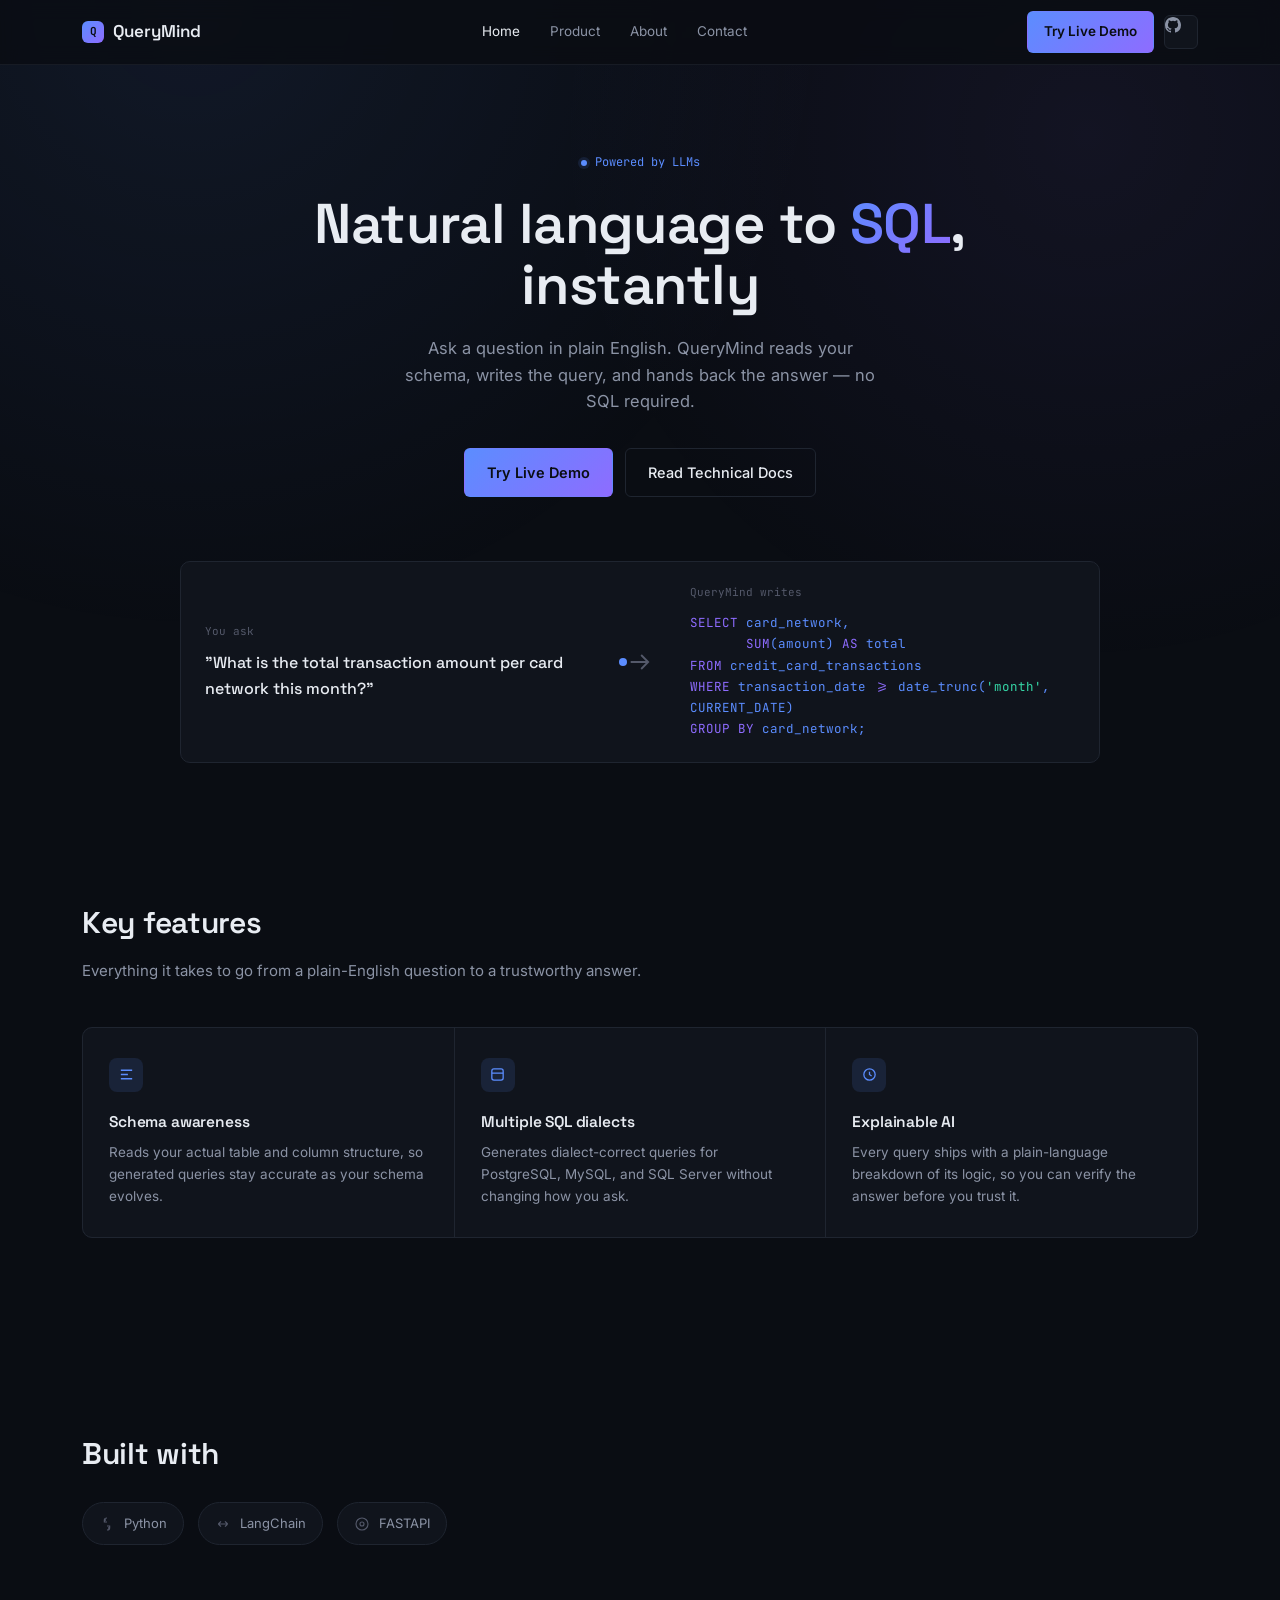
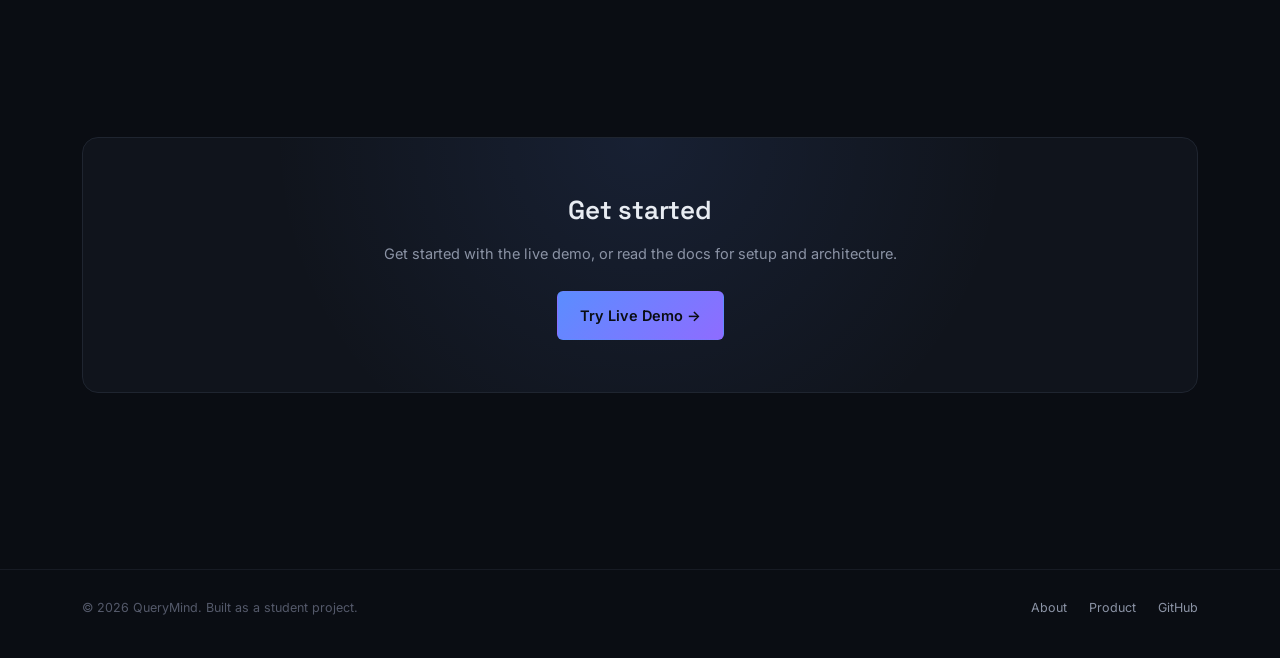
<file: frontend/index.html>
<!DOCTYPE html>
<html lang="en">
<head>
<meta charset="UTF-8">
<meta name="viewport" content="width=device-width, initial-scale=1">
<title>QueryMind — Natural Language to SQL, Instantly</title>
<link rel="stylesheet" href="style.css">
<link rel="stylesheet" href="landing.css">
</head>
<body>

<nav class="nav">
  <div class="wrap">
    <a href="index.html" class="brand"><span class="mark">Q</span>QueryMind</a>
    <div class="nav-links">
      <a href="index.html" class="active">Home</a>
      <a href="studio.html">Product</a>
      <a href="about.html">About</a>
      <a href="#contact">Contact</a>
    </div>
    <div class="nav-actions">
      <a href="studio.html" class="btn btn-primary">Try Live Demo</a>
      <a href="https://github.com/anmollate" class="btn-icon" aria-label="GitHub">
        <svg width="16" height="16" viewBox="0 0 16 16" fill="currentColor"><path d="M8 0C3.58 0 0 3.58 0 8a8 8 0 0 0 5.47 7.59c.4.07.55-.17.55-.38 0-.19-.01-.82-.01-1.49-2.01.37-2.53-.49-2.69-.94-.09-.23-.48-.94-.82-1.13-.28-.15-.68-.52-.01-.53.63-.01 1.08.58 1.23.82.72 1.21 1.87.87 2.33.66.07-.52.28-.87.51-1.07-1.78-.2-3.64-.89-3.64-3.95 0-.87.31-1.59.82-2.15-.08-.2-.36-1.02.08-2.12 0 0 .67-.21 2.2.82a7.5 7.5 0 0 1 4 0c1.53-1.04 2.2-.82 2.2-.82.44 1.1.16 1.92.08 2.12.51.56.82 1.27.82 2.15 0 3.07-1.87 3.75-3.65 3.95.29.25.54.73.54 1.48 0 1.07-.01 1.93-.01 2.2 0 .21.15.46.55.38A8 8 0 0 0 16 8c0-4.42-3.58-8-8-8z"/></svg>
      </a>
    </div>
  </div>
</nav>

<header class="hero">
  <div class="wrap">
    <span class="eyebrow">Powered by LLMs</span>
    <h1>Natural language to <span class="accent">SQL</span>, instantly</h1>
    <p class="sub">Ask a question in plain English. QueryMind reads your schema, writes the query, and hands back the answer — no SQL required.</p>
    <div class="cta-row">
      <a href="studio.html" class="btn btn-primary btn-lg">Try Live Demo</a>
      <a href="about.html" class="btn btn-ghost btn-lg">Read Technical Docs</a>
    </div>

    <div class="demo-strip panel">
      <div class="demo-card question">
        <span class="label">You ask</span>
        <p class="q-text">"What is the total transaction amount per card network this month?"</p>
      </div>
      <div class="arrow-col">
        <div class="pulse-dot"></div>
        <svg width="28" height="28" viewBox="0 0 24 24" fill="none" stroke="currentColor" stroke-width="1.6"><path d="M4 12h15M13 6l6 6-6 6"/></svg>
      </div>
      <div class="demo-card sql">
        <span class="label">QueryMind writes</span>
        <pre><span class="kw">SELECT</span> card_network,
       <span class="kw">SUM</span>(amount) <span class="kw">AS</span> total
<span class="kw">FROM</span> credit_card_transactions
<span class="kw">WHERE</span> transaction_date <span class="kw">&gt;=</span> date_trunc(<span class="str">'month'</span>, CURRENT_DATE)
<span class="kw">GROUP BY</span> card_network;</pre>
      </div>
    </div>
  </div>
</header>

<section class="section" id="features">
  <div class="wrap">
    <div class="section-head">
      <h2>Key features</h2>
      <p>Everything it takes to go from a plain-English question to a trustworthy answer.</p>
    </div>
    <div class="features-grid">
      <article class="feature">
        <div class="ic"><svg width="17" height="17" viewBox="0 0 24 24" fill="none" stroke="currentColor" stroke-width="1.8"><path d="M4 6h16M4 12h10M4 18h16"/></svg></div>
        <h3>Schema awareness</h3>
        <p>Reads your actual table and column structure, so generated queries stay accurate as your schema evolves.</p>
      </article>
      <article class="feature">
        <div class="ic"><svg width="17" height="17" viewBox="0 0 24 24" fill="none" stroke="currentColor" stroke-width="1.8"><rect x="4" y="4" width="16" height="16" rx="3"/><path d="M4 10h16"/></svg></div>
        <h3>Multiple SQL dialects</h3>
        <p>Generates dialect-correct queries for PostgreSQL, MySQL, and SQL Server without changing how you ask.</p>
      </article>
      <article class="feature">
        <div class="ic"><svg width="17" height="17" viewBox="0 0 24 24" fill="none" stroke="currentColor" stroke-width="1.8"><circle cx="12" cy="12" r="8"/><path d="M12 8v4l3 2"/></svg></div>
        <h3>Explainable AI</h3>
        <p>Every query ships with a plain-language breakdown of its logic, so you can verify the answer before you trust it.</p>
      </article>
    </div>
  </div>
</section>

<section class="section" id="stack">
  <div class="wrap">
    <div class="section-head" style="margin-bottom:24px;">
      <h2>Built with</h2>
    </div>
    <div class="stack-row">
      <span class="stack-chip"><svg width="16" height="16" viewBox="0 0 24 24" fill="none" stroke="currentColor" stroke-width="1.7"><path d="M12 3c-4 0-4 3-4 3v3h4"/><path d="M12 21c4 0 4-3 4-3v-3h-4"/><circle cx="9" cy="6" r=".6" fill="currentColor"/><circle cx="15" cy="18" r=".6" fill="currentColor"/></svg>Python</span>
      <span class="stack-chip"><svg width="16" height="16" viewBox="0 0 24 24" fill="none" stroke="currentColor" stroke-width="1.7"><path d="M5 12h14M5 12l4-4M5 12l4 4M19 12l-4-4M19 12l-4 4"/></svg>LangChain</span>
      <span class="stack-chip"><svg width="16" height="16" viewBox="0 0 24 24" fill="none" stroke="currentColor" stroke-width="1.7"><circle cx="12" cy="12" r="3"/><circle cx="12" cy="12" r="9"/></svg>FASTAPI</span>
    </div>
  </div>
</section>

<section class="section" id="contact">
  <div class="wrap">
    <div class="cta-band">
      <h2>Get started</h2>
      <p>Get started with the live demo, or read the docs for setup and architecture.</p>
      <div class="cta-row">
        <a href="studio.html" class="btn btn-primary btn-lg">Try Live Demo →</a>
      </div>
    </div>
  </div>
</section>

<footer class="footer">
  <div class="wrap">
    <span class="footer-note">© 2026 QueryMind. Built as a student project.</span>
    <div class="footer-links">
      <a href="about.html">About</a>
      <a href="studio.html">Product</a>
      <a href="https://github.com/anmollate">GitHub</a>
    </div>
  </div>
</footer>

</body>
</html>
</file>
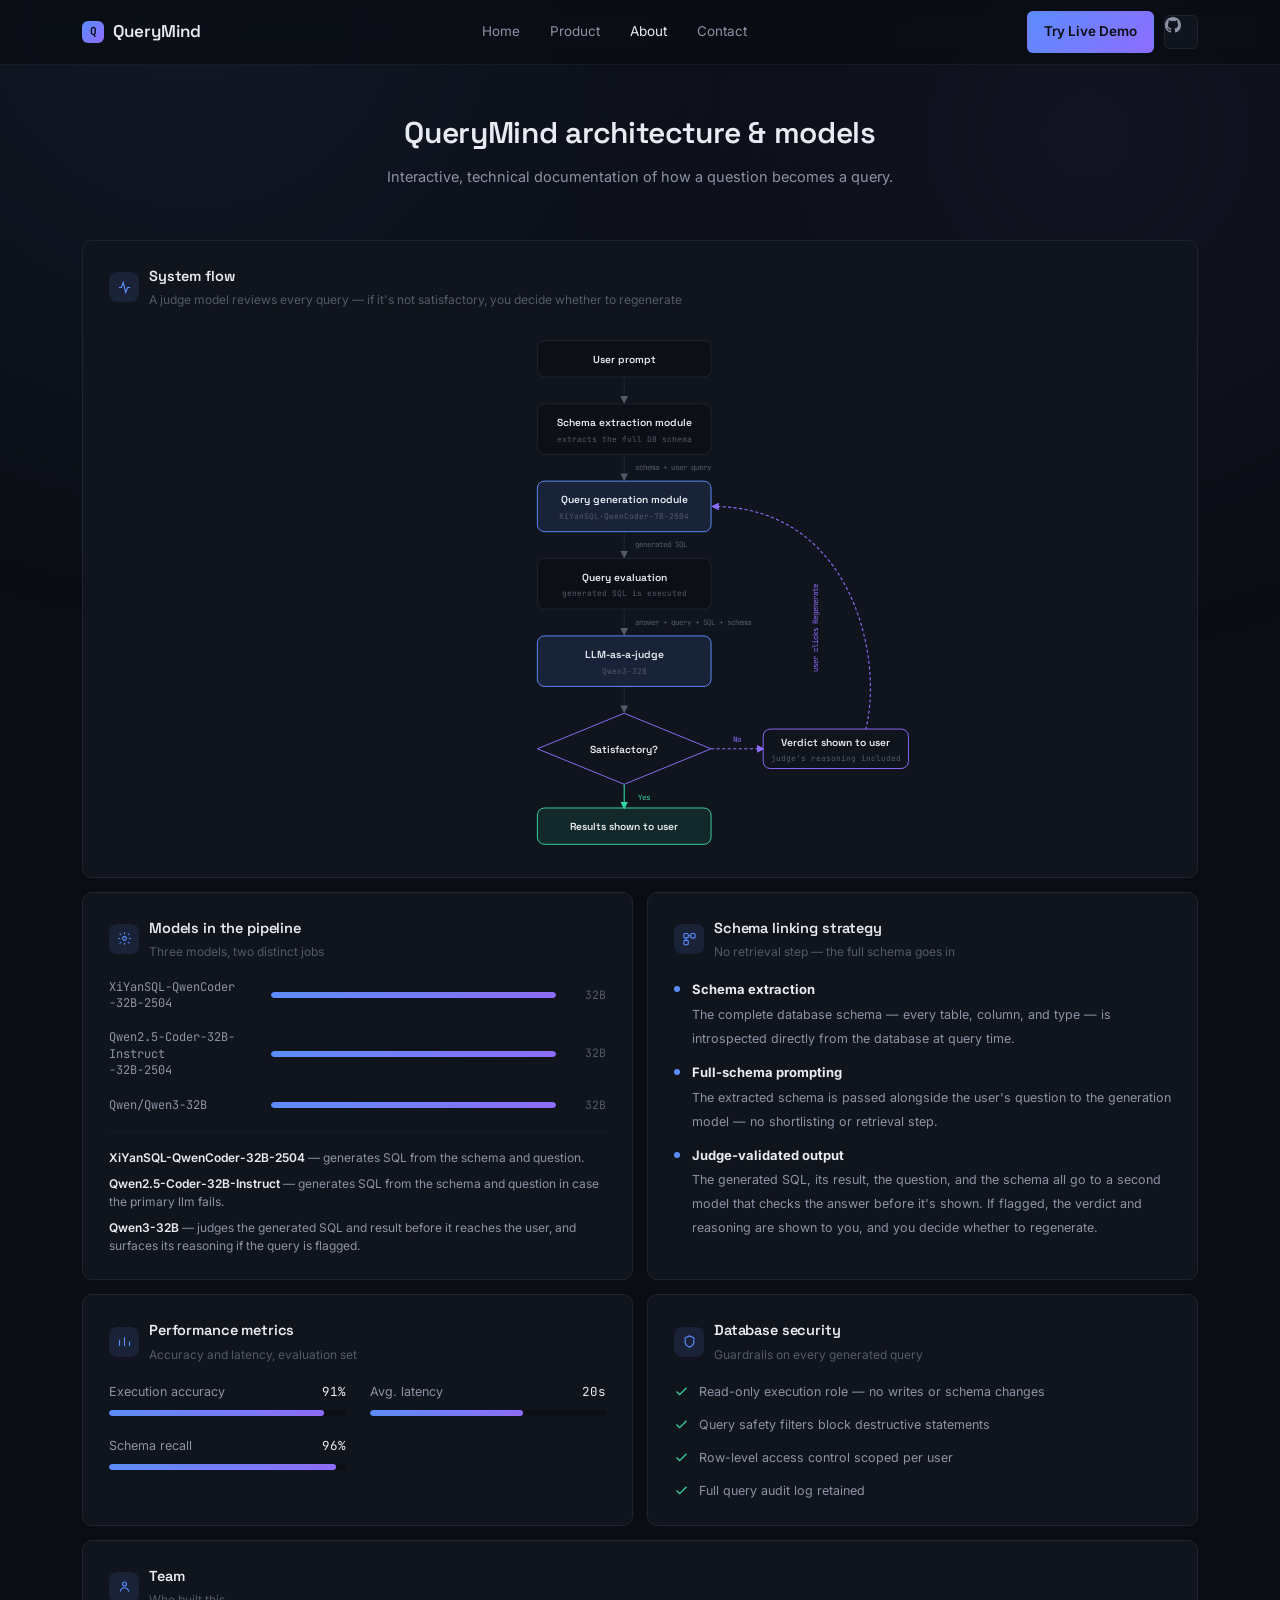
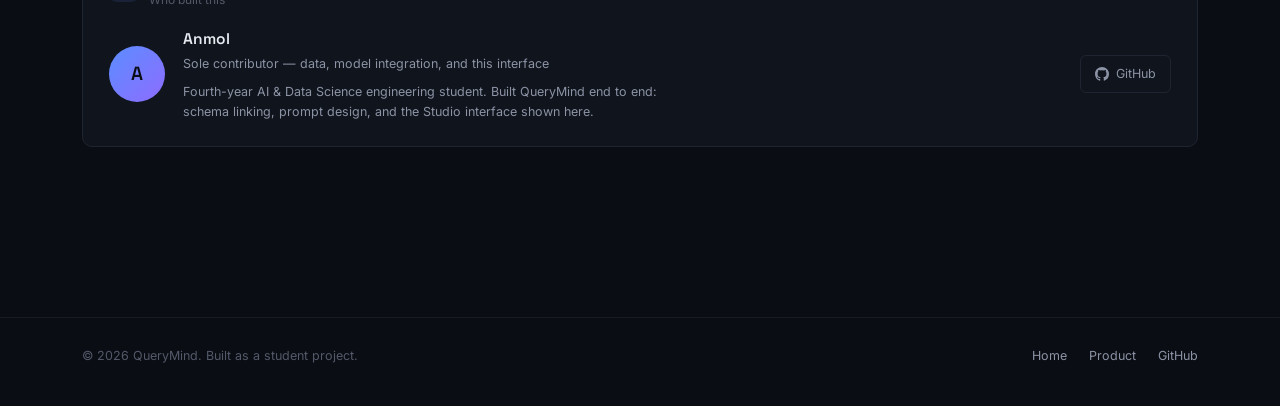
<file: frontend/about.html>
<!DOCTYPE html>
<html lang="en">
<head>
<meta charset="UTF-8">
<meta name="viewport" content="width=device-width, initial-scale=1">
<title>QueryMind — Architecture &amp; Models</title>
<link rel="stylesheet" href="style.css">
<link rel="stylesheet" href="about.css">
</head>
<body>

<nav class="nav">
  <div class="wrap">
    <a href="index.html" class="brand"><span class="mark">Q</span>QueryMind</a>
    <div class="nav-links">
      <a href="index.html">Home</a>
      <a href="studio.html">Product</a>
      <a href="about.html" class="active">About</a>
      <a href="index.html#contact">Contact</a>
    </div>
    <div class="nav-actions">
      <a href="studio.html" class="btn btn-primary">Try Live Demo</a>
      <a href="https://github.com/anmollate" class="btn-icon" aria-label="GitHub">
        <svg width="16" height="16" viewBox="0 0 16 16" fill="currentColor"><path d="M8 0C3.58 0 0 3.58 0 8a8 8 0 0 0 5.47 7.59c.4.07.55-.17.55-.38 0-.19-.01-.82-.01-1.49-2.01.37-2.53-.49-2.69-.94-.09-.23-.48-.94-.82-1.13-.28-.15-.68-.52-.01-.53.63-.01 1.08.58 1.23.82.72 1.21 1.87.87 2.33.66.07-.52.28-.87.51-1.07-1.78-.2-3.64-.89-3.64-3.95 0-.87.31-1.59.82-2.15-.08-.2-.36-1.02.08-2.12 0 0 .67-.21 2.2.82a7.5 7.5 0 0 1 4 0c1.53-1.04 2.2-.82 2.2-.82.44 1.1.16 1.92.08 2.12.51.56.82 1.27.82 2.15 0 3.07-1.87 3.75-3.65 3.95.29.25.54.73.54 1.48 0 1.07-.01 1.93-.01 2.2 0 .21.15.46.55.38A8 8 0 0 0 16 8c0-4.42-3.58-8-8-8z"/></svg>
      </a>
    </div>
  </div>
</nav>

<header class="about-head">
  <div class="wrap">
    <h1>QueryMind architecture &amp; models</h1>
    <p>Interactive, technical documentation of how a question becomes a query.</p>
  </div>
</header>

<main class="wrap">
  <div class="bento">

    <!-- System flow -->
    <div class="card panel full">
      <div class="card-head">
        <div class="ic"><svg width="15" height="15" viewBox="0 0 24 24" fill="none" stroke="currentColor" stroke-width="1.8"><path d="M3 12h4l3-8 4 16 3-8h4"/></svg></div>
        <div>
          <h3>System flow</h3>
          <div class="card-sub">A judge model reviews every query — if it's not satisfactory, you decide whether to regenerate</div>
        </div>
      </div>

      <div class="flow-diagram-wrap">
        <svg class="flow-svg" viewBox="0 0 760 660" xmlns="http://www.w3.org/2000/svg" role="img" aria-label="System flow: user prompt goes to the schema extraction module, then the query generation module, then evaluation, then an LLM judge. If satisfactory, results are shown to the user. If not, the verdict and reasoning are shown to the user instead, who can manually trigger regeneration.">
          <defs>
            <marker id="arrMain" viewBox="0 0 10 10" refX="8" refY="5" markerWidth="7" markerHeight="7" orient="auto-start-reverse">
              <path d="M0,0 L10,5 L0,10 z" fill="var(--text-faint)"/>
            </marker>
            <marker id="arrYes" viewBox="0 0 10 10" refX="8" refY="5" markerWidth="7" markerHeight="7" orient="auto-start-reverse">
              <path d="M0,0 L10,5 L0,10 z" fill="var(--green)"/>
            </marker>
            <marker id="arrNo" viewBox="0 0 10 10" refX="8" refY="5" markerWidth="7" markerHeight="7" orient="auto-start-reverse">
              <path d="M0,0 L10,5 L0,10 z" fill="var(--accent-2)"/>
            </marker>
          </defs>

          <!-- connectors -->
          <line x1="360" y1="62" x2="360" y2="94" class="fd-line" marker-end="url(#arrMain)"/>
          <line x1="360" y1="160" x2="360" y2="192" class="fd-line" marker-end="url(#arrMain)"/>
          <line x1="360" y1="258" x2="360" y2="290" class="fd-line" marker-end="url(#arrMain)"/>
          <line x1="360" y1="356" x2="360" y2="388" class="fd-line" marker-end="url(#arrMain)"/>
          <line x1="360" y1="454" x2="360" y2="486" class="fd-line" marker-end="url(#arrMain)"/>
          <line x1="360" y1="578" x2="360" y2="608" class="fd-line fd-yes" marker-end="url(#arrYes)"/>
          <line x1="470" y1="533" x2="536" y2="533" class="fd-line fd-no" marker-end="url(#arrNo)"/>
          <path d="M628,554 C 702,554 702,226 472,226" class="fd-line fd-no" marker-end="url(#arrNo)" fill="none"/>

          <!-- edge labels -->
          <text x="374" y="180" class="fd-edge-label">schema + user query</text>
          <text x="374" y="278" class="fd-edge-label">generated SQL</text>
          <text x="374" y="376" class="fd-edge-label">answer + query + SQL + schema</text>
          <text x="378" y="598" class="fd-edge-label fd-yes-label">Yes</text>
          <text x="503" y="524" class="fd-edge-label fd-no-label" text-anchor="middle">No</text>
          <text x="606" y="380" class="fd-edge-label fd-no-label" text-anchor="middle" transform="rotate(-90 606 380)">user clicks Regenerate</text>

          <!-- nodes -->
          <g class="fd-node">
            <rect x="250" y="16" width="220" height="46" rx="9"/>
            <text x="360" y="44" class="fd-title" text-anchor="middle">User prompt</text>
          </g>

          <g class="fd-node">
            <rect x="250" y="96" width="220" height="64" rx="9"/>
            <text x="360" y="124" class="fd-title" text-anchor="middle">Schema extraction module</text>
            <text x="360" y="144" class="fd-sub" text-anchor="middle">extracts the full DB schema</text>
          </g>

          <g class="fd-node fd-node-accent">
            <rect x="250" y="194" width="220" height="64" rx="9"/>
            <text x="360" y="222" class="fd-title" text-anchor="middle">Query generation module</text>
            <text x="360" y="242" class="fd-sub" text-anchor="middle">XiYanSQL-QwenCoder-7B-2504</text>
          </g>

          <g class="fd-node">
            <rect x="250" y="292" width="220" height="64" rx="9"/>
            <text x="360" y="320" class="fd-title" text-anchor="middle">Query evaluation</text>
            <text x="360" y="340" class="fd-sub" text-anchor="middle">generated SQL is executed</text>
          </g>

          <g class="fd-node fd-node-accent">
            <rect x="250" y="390" width="220" height="64" rx="9"/>
            <text x="360" y="418" class="fd-title" text-anchor="middle">LLM-as-a-judge</text>
            <text x="360" y="438" class="fd-sub" text-anchor="middle">Qwen3-32B</text>
          </g>

          <g class="fd-node fd-decision">
            <polygon points="360,488 470,533 360,578 250,533"/>
            <text x="360" y="538" class="fd-title" text-anchor="middle">Satisfactory?</text>
          </g>

          <g class="fd-node fd-node-end">
            <rect x="250" y="608" width="220" height="46" rx="9"/>
            <text x="360" y="636" class="fd-title" text-anchor="middle">Results shown to user</text>
          </g>

          <g class="fd-node fd-node-warn">
            <rect x="536" y="508" width="184" height="50" rx="9"/>
            <text x="628" y="530" class="fd-title" text-anchor="middle">Verdict shown to user</text>
            <text x="628" y="548" class="fd-sub" text-anchor="middle">judge's reasoning included</text>
          </g>
        </svg>
      </div>
    </div>

    <!-- LLM model usage -->
    <div class="card panel">
      <div class="card-head">
        <div class="ic"><svg width="15" height="15" viewBox="0 0 24 24" fill="none" stroke="currentColor" stroke-width="1.8"><circle cx="12" cy="12" r="3"/><path d="M12 2v3M12 19v3M4.2 4.2l2.1 2.1M17.7 17.7l2.1 2.1M2 12h3M19 12h3M4.2 19.8l2.1-2.1M17.7 6.3l2.1-2.1"/></svg></div>
        <div>
          <h3>Models in the pipeline</h3>
          <div class="card-sub">Three models, two distinct jobs</div>
        </div>
      </div>
      <div class="usage-list">
        <div class="usage-item">
          <span class="u-name">XiYanSQL-QwenCoder<br/>-32B-2504</span>
          <div class="usage-bar-track"><div class="usage-bar-fill" style="width:100%"></div></div>
          <span class="u-pct">32B</span>
        </div>
        <div class="usage-item">
          <span class="u-name">Qwen2.5-Coder-32B-Instruct<br/>-32B-2504</span>
          <div class="usage-bar-track"><div class="usage-bar-fill" style="width:100%"></div></div>
          <span class="u-pct">32B</span>
        </div>
        <div class="usage-item">
          <span class="u-name">Qwen/Qwen3-32B</span>
          <div class="usage-bar-track"><div class="usage-bar-fill" style="width:100%"></div></div>
          <span class="u-pct">32B</span>
        </div>
      </div>
      <div class="usage-caption">
        <span><b>XiYanSQL-QwenCoder-32B-2504</b> — generates SQL from the schema and question.</span>
        <span><b>Qwen2.5-Coder-32B-Instruct</b> — generates SQL from the schema and question in case the primary llm fails.</span>
        <span><b>Qwen3-32B</b> — judges the generated SQL and result before it reaches the user, and surfaces its reasoning if the query is flagged.</span>
      </div>
    </div>

    <!-- Schema linking strategy -->
    <div class="card panel">
      <div class="card-head">
        <div class="ic"><svg width="15" height="15" viewBox="0 0 24 24" fill="none" stroke="currentColor" stroke-width="1.8"><rect x="3" y="4" width="7" height="7" rx="1.5"/><rect x="14" y="4" width="7" height="7" rx="1.5"/><rect x="3" y="15" width="7" height="7" rx="1.5"/><path d="M10 7.5h4M6.5 11v4"/></svg></div>
        <div>
          <h3>Schema linking strategy</h3>
          <div class="card-sub">No retrieval step — the full schema goes in</div>
        </div>
      </div>
      <div class="strategy-steps">
        <div class="strategy-step">
          <span class="s-dot"></span>
          <div><b>Schema extraction</b><span>The complete database schema — every table, column, and type — is introspected directly from the database at query time.</span></div>
        </div>
        <div class="strategy-step">
          <span class="s-dot"></span>
          <div><b>Full-schema prompting</b><span>The extracted schema is passed alongside the user's question to the generation model — no shortlisting or retrieval step.</span></div>
        </div>
        <div class="strategy-step">
          <span class="s-dot"></span>
          <div><b>Judge-validated output</b><span>The generated SQL, its result, the question, and the schema all go to a second model that checks the answer before it's shown. If flagged, the verdict and reasoning are shown to you, and you decide whether to regenerate.</span></div>
        </div>
      </div>
    </div>

    <!-- Performance metrics -->
    <div class="card panel">
      <div class="card-head">
        <div class="ic"><svg width="15" height="15" viewBox="0 0 24 24" fill="none" stroke="currentColor" stroke-width="1.8"><path d="M4 19V9M12 19V5M20 19v-7"/></svg></div>
        <div>
          <h3>Performance metrics</h3>
          <div class="card-sub">Accuracy and latency, evaluation set</div>
        </div>
      </div>
      <div class="metrics-grid">
        <div class="metric-block">
          <div class="m-top"><span class="m-name">Execution accuracy</span><span class="m-val">91%</span></div>
          <div class="metric-bar-track"><div class="metric-bar-fill" data-value="91"></div></div>
        </div>

        <div class="metric-block">
          <div class="m-top"><span class="m-name">Avg. latency</span><span class="m-val">20s</span></div>
          <div class="metric-bar-track"><div class="metric-bar-fill" data-value="65"></div></div>
        </div>
        <div class="metric-block">
          <div class="m-top"><span class="m-name">Schema recall</span><span class="m-val">96%</span></div>
          <div class="metric-bar-track"><div class="metric-bar-fill" data-value="96"></div></div>
        </div>
      </div>
    </div>

    <!-- Database security -->
    <div class="card panel">
      <div class="card-head">
        <div class="ic"><svg width="15" height="15" viewBox="0 0 24 24" fill="none" stroke="currentColor" stroke-width="1.8"><path d="M12 3l7 3v6c0 4.5-3 7.5-7 9-4-1.5-7-4.5-7-9V6l7-3z"/></svg></div>
        <div>
          <h3>Database security</h3>
          <div class="card-sub">Guardrails on every generated query</div>
        </div>
      </div>
      <div class="security-list">
        <div class="security-item"><svg width="15" height="15" viewBox="0 0 24 24" fill="none" stroke="currentColor" stroke-width="2"><path d="M20 6L9 17l-5-5"/></svg>Read-only execution role — no writes or schema changes</div>
        <div class="security-item"><svg width="15" height="15" viewBox="0 0 24 24" fill="none" stroke="currentColor" stroke-width="2"><path d="M20 6L9 17l-5-5"/></svg>Query safety filters block destructive statements</div>
        <div class="security-item"><svg width="15" height="15" viewBox="0 0 24 24" fill="none" stroke="currentColor" stroke-width="2"><path d="M20 6L9 17l-5-5"/></svg>Row-level access control scoped per user</div>
        <div class="security-item"><svg width="15" height="15" viewBox="0 0 24 24" fill="none" stroke="currentColor" stroke-width="2"><path d="M20 6L9 17l-5-5"/></svg>Full query audit log retained</div>
      </div>
    </div>

    <!-- Team member -->
    <div class="card panel full">
      <div class="card-head">
        <div class="ic"><svg width="15" height="15" viewBox="0 0 24 24" fill="none" stroke="currentColor" stroke-width="1.8"><circle cx="12" cy="8" r="3.2"/><path d="M5 20c1.2-4 4.2-6 7-6s5.8 2 7 6"/></svg></div>
        <div>
          <h3>Team</h3>
          <div class="card-sub">Who built this</div>
        </div>
      </div>
      <div class="team-row">
        <div class="avatar">A</div>
        <div class="team-info">
          <div class="t-name">Anmol</div>
          <div class="t-role">Sole contributor — data, model integration, and this interface</div>
          <div class="t-bio">Fourth-year AI &amp; Data Science engineering student. Built QueryMind end to end: schema linking, prompt design, and the Studio interface shown here.</div>
        </div>
        <a href="https://github.com/anmollate" class="team-link">
          <svg width="14" height="14" viewBox="0 0 16 16" fill="currentColor"><path d="M8 0C3.58 0 0 3.58 0 8a8 8 0 0 0 5.47 7.59c.4.07.55-.17.55-.38 0-.19-.01-.82-.01-1.49-2.01.37-2.53-.49-2.69-.94-.09-.23-.48-.94-.82-1.13-.28-.15-.68-.52-.01-.53.63-.01 1.08.58 1.23.82.72 1.21 1.87.87 2.33.66.07-.52.28-.87.51-1.07-1.78-.2-3.64-.89-3.64-3.95 0-.87.31-1.59.82-2.15-.08-.2-.36-1.02.08-2.12 0 0 .67-.21 2.2.82a7.5 7.5 0 0 1 4 0c1.53-1.04 2.2-.82 2.2-.82.44 1.1.16 1.92.08 2.12.51.56.82 1.27.82 2.15 0 3.07-1.87 3.75-3.65 3.95.29.25.54.73.54 1.48 0 1.07-.01 1.93-.01 2.2 0 .21.15.46.55.38A8 8 0 0 0 16 8c0-4.42-3.58-8-8-8z"/></svg>
          GitHub
        </a>
      </div>
    </div>

  </div>
</main>

<footer class="footer">
  <div class="wrap">
    <span class="footer-note">© 2026 QueryMind. Built as a student project.</span>
    <div class="footer-links">
      <a href="index.html">Home</a>
      <a href="studio.html">Product</a>
      <a href="https://github.com/anmollate">GitHub</a>
    </div>
  </div>
</footer>

<script src="app.js"></script>
</body>
</html>
</file>
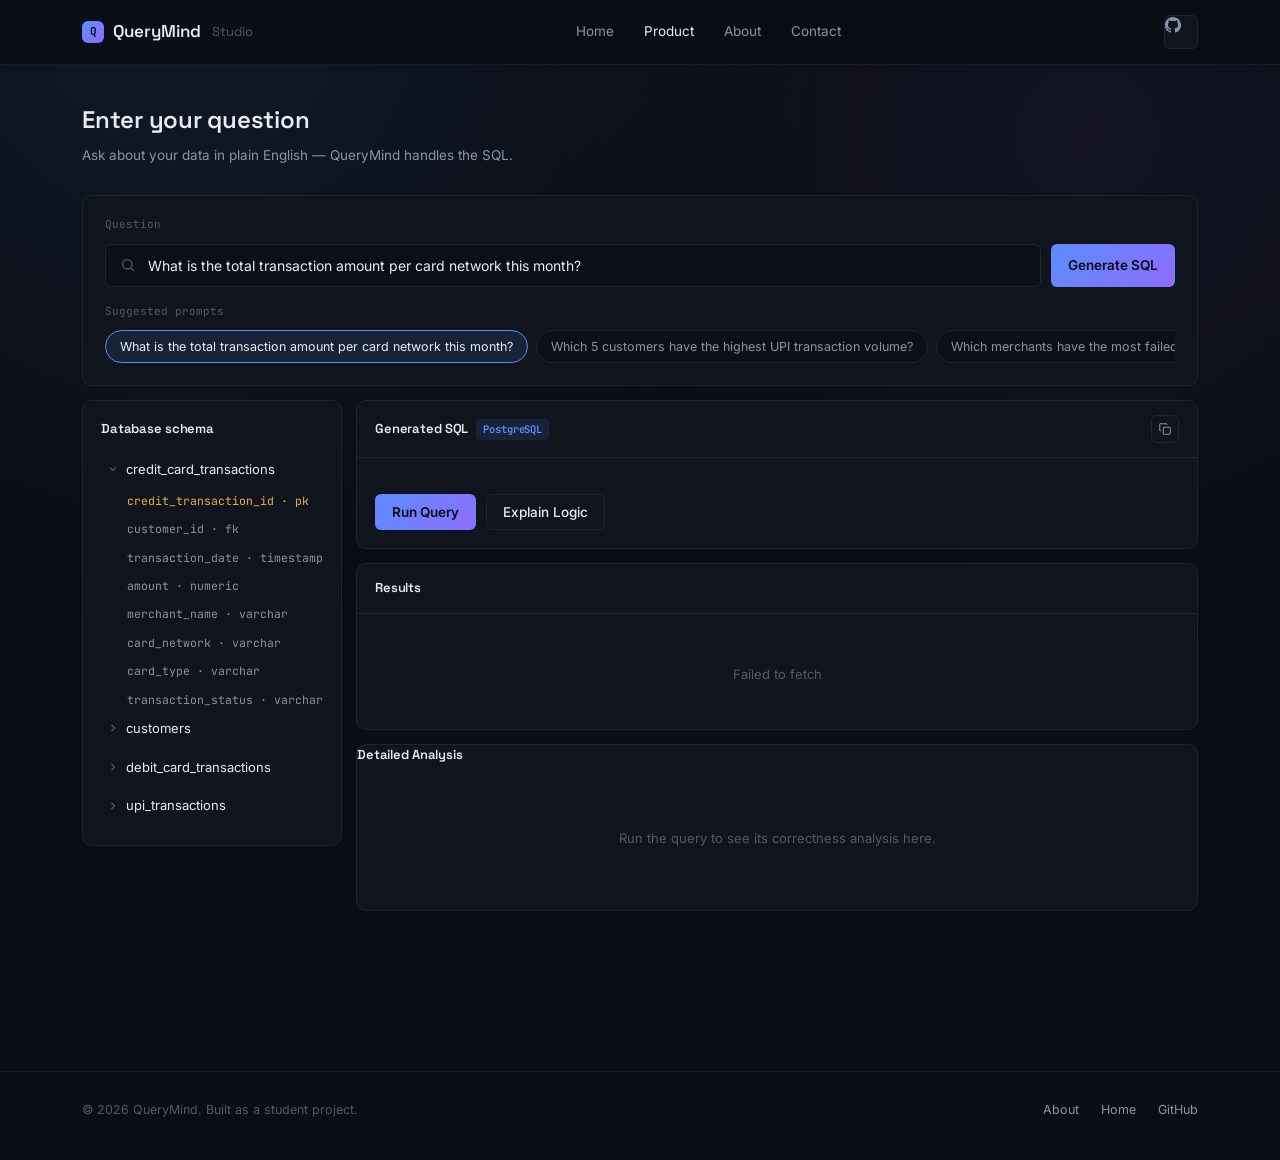
<file: frontend/studio.html>
<!DOCTYPE html>
<html lang="en">
<head>
<meta charset="UTF-8">
<meta name="viewport" content="width=device-width, initial-scale=1">
<title>QueryMind Studio</title>
<link rel="stylesheet" href="style.css">
<link rel="stylesheet" href="studio.css">
</head>
<body>

<nav class="nav">
  <div class="wrap">
    <a href="index.html" class="brand"><span class="mark">Q</span>QueryMind <span style="color:var(--text-faint); font-weight:400; font-size:13px; margin-left:2px;">Studio</span></a>
    <div class="nav-links">
      <a href="index.html">Home</a>
      <a href="studio.html" class="active">Product</a>
      <a href="about.html">About</a>
      <a href="index.html#contact">Contact</a>
    </div>
    <div class="nav-actions">
      <a href="https://github.com/anmollate" class="btn-icon" aria-label="GitHub">
        <svg width="16" height="16" viewBox="0 0 16 16" fill="currentColor"><path d="M8 0C3.58 0 0 3.58 0 8a8 8 0 0 0 5.47 7.59c.4.07.55-.17.55-.38 0-.19-.01-.82-.01-1.49-2.01.37-2.53-.49-2.69-.94-.09-.23-.48-.94-.82-1.13-.28-.15-.68-.52-.01-.53.63-.01 1.08.58 1.23.82.72 1.21 1.87.87 2.33.66.07-.52.28-.87.51-1.07-1.78-.2-3.64-.89-3.64-3.95 0-.87.31-1.59.82-2.15-.08-.2-.36-1.02.08-2.12 0 0 .67-.21 2.2.82a7.5 7.5 0 0 1 4 0c1.53-1.04 2.2-.82 2.2-.82.44 1.1.16 1.92.08 2.12.51.56.82 1.27.82 2.15 0 3.07-1.87 3.75-3.65 3.95.29.25.54.73.54 1.48 0 1.07-.01 1.93-.01 2.2 0 .21.15.46.55.38A8 8 0 0 0 16 8c0-4.42-3.58-8-8-8z"/></svg>
      </a>
    </div>
  </div>
</nav>

<main class="wrap">

  <div class="studio-head">
    <h1>Enter your question</h1>
    <p>Ask about your data in plain English — QueryMind handles the SQL.</p>
  </div>

  <div class="ask-panel panel">
    <span class="label">Question</span>
    <div class="ask-row">
      <label class="ask-input" for="question-input">
        <svg width="16" height="16" viewBox="0 0 24 24" fill="none" stroke="currentColor" stroke-width="2"><circle cx="11" cy="11" r="7"/><path d="M21 21l-4.3-4.3"/></svg>
        <input id="question-input" type="text" placeholder="What is the total transaction amount per card network this month?" />
      </label>
      <button class="btn btn-primary" id="ask-btn">Generate SQL</button>
    </div>

    <div class="prompts-label">Suggested prompts</div>
    <div class="prompt-chips" id="prompt-chips">
      <button class="chip active" data-prompt="cardnetwork">What is the total transaction amount per card network this month?</button>
      <button class="chip" data-prompt="upicustomers">Which 5 customers have the highest UPI transaction volume?</button>
      <button class="chip" data-prompt="faileddebit">Which merchants have the most failed debit card transactions?</button>
    </div>
  </div>

  <div class="workspace">

    <!-- schema sidebar -->
    <aside class="schema-panel panel">
      <h4>Database schema</h4>
      <div class="tree">

        <div class="tree-table" data-table="credit_card_transactions">
          <div class="t-row">
            <svg class="chev" width="12" height="12" viewBox="0 0 24 24" fill="none" stroke="currentColor" stroke-width="2.4"><path d="M9 6l6 6-6 6"/></svg>
            credit_card_transactions
          </div>
          <div class="tree-cols">
            <div class="pk">credit_transaction_id · pk</div>
            <div>customer_id · fk</div>
            <div>transaction_date · timestamp</div>
            <div>amount · numeric</div>
            <div>merchant_name · varchar</div>
            <div>card_network · varchar</div>
            <div>card_type · varchar</div>
            <div>transaction_status · varchar</div>
            <div>credit_limit · numeric</div>
          </div>
        </div>

        <div class="tree-table" data-table="customers">
          <div class="t-row">
            <svg class="chev" width="12" height="12" viewBox="0 0 24 24" fill="none" stroke="currentColor" stroke-width="2.4"><path d="M9 6l6 6-6 6"/></svg>
            customers
          </div>
          <div class="tree-cols">
            <div class="pk">customer_id · pk</div>
            <div>full_name · varchar</div>
            <div>email · varchar</div>
            <div>phone · varchar</div>
            <div>city · varchar</div>
            <div>state · varchar</div>
            <div>registration_date · date</div>
          </div>
        </div>

        <div class="tree-table" data-table="debit_card_transactions">
          <div class="t-row">
            <svg class="chev" width="12" height="12" viewBox="0 0 24 24" fill="none" stroke="currentColor" stroke-width="2.4"><path d="M9 6l6 6-6 6"/></svg>
            debit_card_transactions
          </div>
          <div class="tree-cols">
            <div class="pk">debit_transaction_id · pk</div>
            <div>customer_id · fk</div>
            <div>transaction_date · timestamp</div>
            <div>amount · numeric</div>
            <div>merchant_name · varchar</div>
            <div>card_network · varchar</div>
            <div>account_type · varchar</div>
            <div>transaction_status · varchar</div>
            <div>transaction_type · varchar</div>
          </div>
        </div>

        <div class="tree-table" data-table="upi_transactions">
          <div class="t-row">
            <svg class="chev" width="12" height="12" viewBox="0 0 24 24" fill="none" stroke="currentColor" stroke-width="2.4"><path d="M9 6l6 6-6 6"/></svg>
            upi_transactions
          </div>
          <div class="tree-cols">
            <div class="pk">upi_transaction_id · pk</div>
            <div>customer_id · fk</div>
            <div>transaction_date · timestamp</div>
            <div>amount · numeric</div>
            <div>merchant_name · varchar</div>
            <div>upi_app · varchar</div>
            <div>transaction_status · varchar</div>
            <div>transaction_type · varchar</div>
          </div>
        </div>

      </div>
    </aside>

    <!-- main column -->
    <section class="main-col">

      <div class="sql-panel panel">
        <div class="panel-head">
          <h4>Generated SQL <span class="tag" id="dialect-tag">PostgreSQL</span></h4>
          <div class="panel-head-actions">
            <button class="icon-btn" id="copy-btn" aria-label="Copy SQL">
              <svg width="14" height="14" viewBox="0 0 24 24" fill="none" stroke="currentColor" stroke-width="1.8"><rect x="9" y="9" width="12" height="12" rx="2"/><path d="M5 15H4a1 1 0 0 1-1-1V4a1 1 0 0 1 1-1h10a1 1 0 0 1 1 1v1"/></svg>
            </button>
          </div>
        </div>
        <div class="sql-body">
          <pre id="sql-output"></pre>
        </div>
        <div class="action-row">
          <button class="btn btn-primary" id="run-btn">Run Query</button>
          <button class="btn btn-ghost" id="explain-btn">Explain Logic</button>
        </div>
        <div class="explain-box" id="explain-box"></div>
      </div>

      <div class="results-panel panel">
        <div class="panel-head">
          <h4>Results</h4>
        </div>
        <div class="results-body" id="results-body">
          <div class="empty-state">Run the query to see results here.</div>
        </div>
      </div>

      <div class="analysis-panel panel">
        <div class="panel-head">
          <h4>Detailed Analysis</h4>
        </div>
        <div class="analysis-body" id="analysis-body">
          <div class="empty-state">Run the query to see its correctness analysis here.</div>
        </div>
      </div>

    </section>
  </div>

</main>

<footer class="footer">
  <div class="wrap">
    <span class="footer-note">© 2026 QueryMind. Built as a student project.</span>
    <div class="footer-links">
      <a href="about.html">About</a>
      <a href="index.html">Home</a>
      <a href="https://github.com/anmollate">GitHub</a>
    </div>
  </div>
</footer>

<script src="app.js"></script>
</body>
</html>
</file>
<file: frontend/style.css>
/* ============================================================
   QueryMind — shared design tokens & base styles
   ============================================================ */

@import url('https://fonts.googleapis.com/css2?family=Space+Grotesk:wght@500;600;700&family=Inter:wght@400;500;600&family=JetBrains+Mono:wght@400;500&display=swap');

:root{
  /* color */
  --bg:        #0A0D13;
  --bg-raised: #10141C;
  --bg-inset:  #0C0F16;
  --border:    #1F2530;
  --border-soft: #171B24;
  --text:      #E8ECF2;
  --text-dim:  #8B93A5;
  --text-faint:#54596A;
  --accent:    #5B8DFF;
  --accent-2:  #8E6CFF;
  --accent-soft: rgba(91,141,255,0.12);
  --green:     #35D6A6;
  --amber:     #E8B34A;
  --grad: linear-gradient(135deg, var(--accent), var(--accent-2));

  /* type */
  --f-display: 'Space Grotesk', sans-serif;
  --f-body: 'Inter', sans-serif;
  --f-mono: 'JetBrains Mono', monospace;

  /* layout */
  --maxw: 1180px;
  --radius-sm: 6px;
  --radius-md: 10px;
  --radius-lg: 16px;
}

*, *::before, *::after{ box-sizing:border-box; }

html{ scroll-behavior:smooth; }

body{
  margin:0;
  background:var(--bg);
  color:var(--text);
  font-family:var(--f-body);
  font-size:15px;
  line-height:1.6;
  -webkit-font-smoothing:antialiased;
}

/* subtle grid texture on the base background */
body::before{
  content:"";
  position:fixed; inset:0;
  background-image:
    radial-gradient(circle at 15% 0%, rgba(91,141,255,0.09), transparent 45%),
    radial-gradient(circle at 85% 15%, rgba(142,108,255,0.07), transparent 40%);
  pointer-events:none;
  z-index:0;
}

h1,h2,h3,h4{ font-family:var(--f-display); font-weight:600; margin:0; letter-spacing:-0.01em; }
p{ margin:0; }
a{ color:inherit; text-decoration:none; }
ul{ margin:0; padding:0; list-style:none; }
button{ font-family:inherit; cursor:pointer; }
code, pre{ font-family:var(--f-mono); }
img{ max-width:100%; display:block; }

::selection{ background:var(--accent-soft); color:var(--text); }

:focus-visible{
  outline:2px solid var(--accent);
  outline-offset:2px;
  border-radius:4px;
}

.wrap{
  max-width:var(--maxw);
  margin:0 auto;
  padding:0 32px;
  position:relative;
  z-index:1;
}

/* ---------- nav ---------- */
.nav{
  border-bottom:1px solid var(--border-soft);
  position:sticky; top:0;
  background:rgba(10,13,19,0.82);
  backdrop-filter:blur(10px);
  z-index:50;
}
.nav .wrap{
  display:flex; align-items:center; justify-content:space-between;
  height:64px;
}
.brand{
  display:flex; align-items:center; gap:9px;
  font-family:var(--f-display); font-weight:600; font-size:17px;
}
.brand .mark{
  width:22px; height:22px; border-radius:6px;
  background:var(--grad);
  display:flex; align-items:center; justify-content:center;
  font-family:var(--f-mono); font-size:11px; color:#0A0D13; font-weight:700;
}
.nav-links{
  display:flex; align-items:center; gap:30px;
}
.nav-links a{
  font-size:13.5px; color:var(--text-dim);
  transition:color .15s ease;
}
.nav-links a:hover, .nav-links a.active{ color:var(--text); }
.nav-actions{ display:flex; align-items:center; gap:10px; }

/* ---------- buttons ---------- */
.btn{
  display:inline-flex; align-items:center; justify-content:center; gap:7px;
  padding:9px 16px;
  border-radius:var(--radius-sm);
  font-size:13.5px; font-weight:500;
  border:1px solid transparent;
  transition:transform .12s ease, border-color .15s ease, background .15s ease;
  white-space:nowrap;
}
.btn:active{ transform:translateY(1px); }
.btn-primary{
  background:var(--grad); color:#0A0D13; font-weight:600;
}
.btn-primary:hover{ filter:brightness(1.08); }
.btn-ghost{
  background:transparent; color:var(--text); border-color:var(--border);
}
.btn-ghost:hover{ border-color:var(--text-faint); }
.btn-icon{
  width:34px; height:34px; padding:0;
  border-radius:var(--radius-sm);
  border:1px solid var(--border);
  color:var(--text-dim);
  background:var(--bg-raised);
}
.btn-icon:hover{ color:var(--text); border-color:var(--text-faint); }

/* ---------- footer ---------- */
.footer{
  border-top:1px solid var(--border-soft);
  padding:28px 0 40px;
  margin-top:80px;
}
.footer .wrap{
  display:flex; align-items:center; justify-content:space-between;
  flex-wrap:wrap; gap:14px;
}
.footer-note{ font-size:12.5px; color:var(--text-faint); }
.footer-links{ display:flex; gap:22px; }
.footer-links a{ font-size:12.5px; color:var(--text-dim); }
.footer-links a:hover{ color:var(--text); }

/* ---------- misc shared ---------- */
.eyebrow{
  font-family:var(--f-mono); font-size:12px; color:var(--accent);
  display:flex; align-items:center; gap:8px;
}
.eyebrow::before{
  content:""; width:6px; height:6px; border-radius:50%;
  background:var(--accent); box-shadow:0 0 0 3px var(--accent-soft);
}

.panel{
  background:var(--bg-raised);
  border:1px solid var(--border);
  border-radius:var(--radius-md);
}

.section{ padding:96px 0; }
.section-head{ max-width:560px; margin-bottom:44px; }
.section-head h2{ font-size:30px; margin-bottom:12px; }
.section-head p{ color:var(--text-dim); font-size:15px; }

@media (max-width:860px){
  .nav-links{ display:none; }
  .section{ padding:64px 0; }
  .wrap{ padding:0 20px; }
}
</file>
<file: frontend/landing.css>
/* ---------- hero ---------- */
.hero{ padding:88px 0 40px; text-align:center; }
.hero .eyebrow{ justify-content:center; margin-bottom:22px; }
.hero h1{
  font-size:clamp(34px,5vw,56px);
  line-height:1.08;
  max-width:820px;
  margin:0 auto 20px;
}
.hero h1 .accent{
  background:var(--grad);
  -webkit-background-clip:text; background-clip:text; color:transparent;
}
.hero .sub{
  font-size:16.5px; color:var(--text-dim);
  max-width:480px; margin:0 auto 34px;
}
.hero .cta-row{ display:flex; gap:12px; justify-content:center; }
.btn-lg{ padding:12px 22px; font-size:14.5px; }

/* ---------- demo strip: question -> sql ---------- */
.demo-strip{
  margin:64px auto 0;
  max-width:920px;
  display:grid;
  grid-template-columns:1fr 52px 1fr;
  align-items:center;
  gap:0;
}
.demo-card{
  padding:22px 24px;
  text-align:left;
}
.demo-card .label{
  font-family:var(--f-mono); font-size:11px; color:var(--text-faint);
  margin-bottom:10px; display:block;
}
.demo-card.question .q-text{
  font-family:var(--f-display); font-size:16px; font-weight:500;
  color:var(--text);
}
.demo-card.sql pre{
  font-size:12.5px; color:var(--accent); line-height:1.7;
  white-space:pre-wrap; margin:0;
}
.demo-card.sql pre .kw{ color:var(--accent-2); }
.demo-card.sql pre .str{ color:var(--green); }
.arrow-col{
  display:flex; align-items:center; justify-content:center;
  position:relative;
}
.arrow-col svg{ color:var(--text-faint); }
.pulse-dot{
  position:absolute; width:8px; height:8px; border-radius:50%;
  background:var(--accent); top:50%; left:10%;
  transform:translateY(-50%);
  animation:travel 2.6s ease-in-out infinite;
}
@keyframes travel{
  0%{ left:6px; opacity:0; }
  15%{ opacity:1; }
  85%{ opacity:1; }
  100%{ left:calc(100% - 14px); opacity:0; }
}
@media (prefers-reduced-motion:reduce){ .pulse-dot{ animation:none; opacity:0; } }

@media (max-width:760px){
  .demo-strip{ grid-template-columns:1fr; gap:14px; }
  .arrow-col{ transform:rotate(90deg); height:30px; }
}

/* ---------- features ---------- */
.features-grid{
  display:grid;
  grid-template-columns:repeat(3,1fr);
  gap:1px;
  background:var(--border);
  border:1px solid var(--border);
  border-radius:var(--radius-md);
  overflow:hidden;
}
.feature{
  background:var(--bg-raised);
  padding:30px 26px;
}
.feature .ic{
  width:34px; height:34px;
  border-radius:8px;
  background:var(--accent-soft);
  color:var(--accent);
  display:flex; align-items:center; justify-content:center;
  margin-bottom:18px;
}
.feature h3{ font-size:15.5px; margin-bottom:8px; }
.feature p{ font-size:13.5px; color:var(--text-dim); }

@media (max-width:760px){ .features-grid{ grid-template-columns:1fr; } }

/* ---------- built with ---------- */
.stack-row{
  display:flex; align-items:center; gap:14px; flex-wrap:wrap;
}
.stack-chip{
  display:flex; align-items:center; gap:9px;
  padding:10px 16px;
  border:1px solid var(--border);
  border-radius:999px;
  font-size:13px; color:var(--text-dim);
  background:var(--bg-raised);
}
.stack-chip svg{ color:var(--text-faint); }

/* ---------- cta band ---------- */
.cta-band{
  border:1px solid var(--border);
  border-radius:var(--radius-lg);
  padding:52px 40px;
  text-align:center;
  background:
    radial-gradient(circle at 50% 0%, rgba(91,141,255,0.10), transparent 60%),
    var(--bg-raised);
}
.cta-band h2{ font-size:26px; margin-bottom:10px; }
.cta-band p{ color:var(--text-dim); margin-bottom:26px; font-size:14.5px; }
</file>
<file: frontend/about.css>
.about-head{ padding:44px 0 8px; text-align:center; }
.about-head h1{ font-size:30px; margin-bottom:8px; }
.about-head p{ color:var(--text-dim); font-size:14.5px; }

.bento{
  display:grid;
  grid-template-columns:1fr 1fr;
  gap:14px;
  padding:44px 0 90px;
}
.bento .card{
  padding:24px 26px;
}
.bento .card.full{ grid-column:1 / -1; }

.card-head{ display:flex; align-items:center; gap:10px; margin-bottom:18px; }
.card-head .ic{
  width:30px; height:30px; border-radius:8px;
  background:var(--accent-soft); color:var(--accent);
  display:flex; align-items:center; justify-content:center; flex-shrink:0;
}
.card-head h3{ font-size:14.5px; }
.card-sub{ font-size:12px; color:var(--text-faint); margin-top:2px; }

/* ---- system flow diagram ---- */
.flow-diagram-wrap{
  max-width:600px;
  margin:6px auto 4px;
}
.flow-svg{ width:100%; height:auto; display:block; overflow:visible; }

.fd-node rect, .fd-node polygon{
  fill:var(--bg-inset);
  stroke:var(--border);
  stroke-width:1.2;
}
.fd-node-accent rect{
  fill:var(--accent-soft);
  stroke:var(--accent);
}
.fd-node-end rect{
  fill:rgba(53,214,166,0.1);
  stroke:var(--green);
}
.fd-decision polygon{
  fill:var(--bg-raised);
  stroke:var(--accent-2);
}
.fd-node-warn rect{
  fill:var(--bg-raised);
  stroke:var(--accent-2);
}
.fd-title{
  font-family:var(--f-display); font-size:13px; font-weight:600; fill:var(--text);
}
.fd-sub{
  font-family:var(--f-mono); font-size:10px; fill:var(--text-faint);
}
.fd-line{ stroke:var(--border); stroke-width:1.4; }
.fd-line.fd-yes{ stroke:var(--green); }
.fd-line.fd-no{ stroke:var(--accent-2); stroke-width:1.4; stroke-dasharray:4 3; }
.fd-edge-label{
  font-family:var(--f-mono); font-size:9.5px; fill:var(--text-faint);
}
.fd-yes-label{ fill:var(--green); }
.fd-no-label{ fill:var(--accent-2); }

/* ---- model usage list ---- */
.usage-list{ display:flex; flex-direction:column; gap:18px; }
.usage-item{ display:flex; align-items:center; gap:12px; }
.usage-item .u-name{ width:150px; font-size:12px; line-height:1.35; color:var(--text-dim); flex-shrink:0; font-family:var(--f-mono); }
.usage-bar-track{ flex:1; height:6px; border-radius:4px; background:var(--bg-inset); overflow:hidden; }
.usage-bar-fill{ height:100%; border-radius:4px; background:var(--grad); }
.usage-item .u-pct{ width:38px; text-align:right; font-family:var(--f-mono); font-size:11.5px; color:var(--text-faint); flex-shrink:0; }
.usage-caption{
  display:flex; flex-direction:column; gap:8px;
  margin-top:18px; padding-top:16px; border-top:1px solid var(--border-soft);
  font-size:12px; color:var(--text-dim); line-height:1.5;
}
.usage-caption b{ color:var(--text); font-weight:600; }

/* ---- schema linking ---- */
.strategy-steps{ display:flex; flex-direction:column; gap:12px; }
.strategy-step{ display:flex; gap:12px; align-items:flex-start; }
.strategy-step .s-dot{
  width:6px; height:6px; border-radius:50%; background:var(--accent);
  margin-top:7px; flex-shrink:0;
}
.strategy-step b{ font-size:13px; color:var(--text); display:block; margin-bottom:2px; }
.strategy-step span{ font-size:12.5px; color:var(--text-dim); }

/* ---- performance metrics ---- */
.metrics-grid{ display:grid; grid-template-columns:1fr 1fr; gap:20px 24px; }
.metric-block .m-top{ display:flex; justify-content:space-between; margin-bottom:8px; }
.metric-block .m-name{ font-size:12.5px; color:var(--text-dim); }
.metric-block .m-val{ font-family:var(--f-mono); font-size:12.5px; color:var(--text); }
.metric-bar-track{ height:6px; border-radius:4px; background:var(--bg-inset); overflow:hidden; }
.metric-bar-fill{
  height:100%; width:0; border-radius:4px; background:var(--grad);
  transition:width 1s cubic-bezier(.2,.8,.2,1);
}

/* ---- security ---- */
.security-list{ display:flex; flex-direction:column; gap:13px; }
.security-item{ display:flex; align-items:center; gap:10px; font-size:12.5px; color:var(--text-dim); }
.security-item svg{ color:var(--green); flex-shrink:0; }

/* ---- team member ---- */
.team-row{ display:flex; align-items:center; gap:18px; flex-wrap:wrap; }
.avatar{
  width:56px; height:56px; border-radius:50%;
  background:var(--grad);
  display:flex; align-items:center; justify-content:center;
  font-family:var(--f-display); font-weight:600; color:#0A0D13; font-size:19px;
  flex-shrink:0;
}
.team-info{ flex:1; min-width:200px; }
.team-info .t-name{ font-family:var(--f-display); font-size:15.5px; font-weight:600; }
.team-info .t-role{ font-size:12.5px; color:var(--text-dim); margin-top:2px; }
.team-info .t-bio{ font-size:12.5px; color:var(--text-dim); margin-top:8px; max-width:480px; }
.team-link{
  display:inline-flex; align-items:center; gap:7px;
  border:1px solid var(--border); border-radius:var(--radius-sm);
  padding:8px 14px; font-size:12.5px; color:var(--text-dim); flex-shrink:0;
}
.team-link:hover{ color:var(--text); border-color:var(--text-faint); }

@media (max-width:780px){
  .bento{ grid-template-columns:1fr; }
  .metrics-grid{ grid-template-columns:1fr; }
}
</file>
<file: frontend/studio.css>
.studio-head{ padding:36px 0 28px; }
.studio-head h1{ font-size:24px; margin-bottom:6px; }
.studio-head p{ color:var(--text-dim); font-size:13.5px; }

/* ---------- question bar ---------- */
.ask-panel{ padding:20px 22px; margin-bottom:14px; }
.ask-panel .label{ font-family:var(--f-mono); font-size:11px; color:var(--text-faint); display:block; margin-bottom:10px; }
.ask-row{ display:flex; gap:10px; }
.ask-input{
  flex:1;
  display:flex; align-items:center; gap:10px;
  background:var(--bg-inset);
  border:1px solid var(--border);
  border-radius:var(--radius-sm);
  padding:11px 14px;
}
.ask-input svg{ color:var(--text-faint); flex-shrink:0; }
.ask-input input{
  flex:1; background:none; border:none; outline:none;
  color:var(--text); font-family:var(--f-body); font-size:14px;
}
.ask-input input::placeholder{ color:var(--text-faint); }

.prompts-label{ font-size:11px; color:var(--text-faint); margin:16px 0 10px; font-family:var(--f-mono); }
.prompt-chips{ display:flex; gap:8px; overflow-x:auto; padding-bottom:2px; scrollbar-width:none; }
.prompt-chips::-webkit-scrollbar{ display:none; }
.chip{
  flex-shrink:0;
  border:1px solid var(--border);
  background:var(--bg-inset);
  color:var(--text-dim);
  padding:8px 14px;
  border-radius:999px;
  font-size:12.5px;
  white-space:nowrap;
  transition:border-color .15s ease, color .15s ease;
}
.chip:hover{ border-color:var(--accent); color:var(--text); }
.chip.active{ border-color:var(--accent); color:var(--text); background:var(--accent-soft); }

/* ---------- workspace grid ---------- */
.workspace{
  display:grid;
  grid-template-columns:260px 1fr;
  gap:14px;
  align-items:start;
  padding-bottom:80px;
}
@media (max-width:900px){ .workspace{ grid-template-columns:1fr; } }

/* schema tree */
.schema-panel{ padding:18px; }
.schema-panel h4{ font-size:13px; margin-bottom:12px; display:flex; align-items:center; gap:8px; }
.tree{ font-size:13px; }
.tree-table{ margin-bottom:4px; }
.tree-table > .t-row{
  display:flex; align-items:center; gap:7px;
  padding:7px 6px; border-radius:6px; cursor:pointer;
  color:var(--text);
}
.tree-table > .t-row:hover{ background:var(--bg-inset); }
.tree-table .chev{ transition:transform .15s ease; color:var(--text-faint); flex-shrink:0; }
.tree-table.open .chev{ transform:rotate(90deg); }
.tree-cols{
  max-height:0; overflow:hidden; transition:max-height .2s ease;
  padding-left:26px;
}
.tree-table.open .tree-cols{ max-height:220px; }
.tree-cols div{
  padding:5px 0; font-family:var(--f-mono); font-size:11.5px; color:var(--text-dim);
}
.tree-cols div.pk{ color:var(--amber); }

/* main column */
.main-col{ display:flex; flex-direction:column; gap:14px; }

.sql-panel .panel-head, .results-panel .panel-head{
  display:flex; align-items:center; justify-content:space-between;
  padding:14px 18px;
  border-bottom:1px solid var(--border);
}
.panel-head h4{ font-size:13px; display:flex; align-items:center; gap:8px; }
.panel-head .tag{
  font-family:var(--f-mono); font-size:10.5px; color:var(--accent);
  background:var(--accent-soft); padding:2px 7px; border-radius:4px;
}
.panel-head-actions{ display:flex; gap:8px; }
.icon-btn{
  width:28px; height:28px; border-radius:6px;
  border:1px solid var(--border); background:transparent; color:var(--text-dim);
  display:flex; align-items:center; justify-content:center;
}
.icon-btn:hover{ color:var(--text); border-color:var(--text-faint); }

.sql-body{ padding:18px; }
.sql-body pre{
  font-size:13px; line-height:1.8; color:var(--accent); margin:0;
  white-space:pre-wrap; word-break:break-word;
}
.sql-body pre .kw{ color:var(--accent-2); }
.sql-body pre .str{ color:var(--green); }
.sql-body pre .cm{ color:var(--text-faint); }

.action-row{ display:flex; gap:10px; padding:0 18px 18px; }

.explain-box{
  margin:0 18px 18px; padding:14px 16px;
  background:var(--bg-inset); border:1px solid var(--border-soft); border-radius:var(--radius-sm);
  font-size:13px; color:var(--text-dim); display:none;
}
.explain-box.show{ display:block; }
.explain-box b{ color:var(--text); }

/* results table */
.results-body{ padding:6px 0 0; overflow-x:auto; }
table.rtable{ width:100%; border-collapse:collapse; font-size:13px; min-width:420px; }
table.rtable th{
  text-align:left; font-family:var(--f-mono); font-weight:400; font-size:11px;
  color:var(--text-faint); padding:10px 18px; border-bottom:1px solid var(--border);
}
table.rtable td{ padding:10px 18px; border-bottom:1px solid var(--border-soft); color:var(--text); }
table.rtable tbody tr:hover{ background:var(--bg-inset); }
.rtable .num{ color:var(--text-dim); font-family:var(--f-mono); font-size:12px; }

.results-foot{
  display:flex; align-items:center; justify-content:space-between;
  padding:12px 18px; font-size:12px; color:var(--text-faint);
}
.pager{ display:flex; gap:4px; }
.pager button{
  width:24px; height:24px; border-radius:5px; border:1px solid var(--border);
  background:transparent; color:var(--text-dim); font-size:11.5px;
}
.pager button.on{ background:var(--accent-soft); color:var(--accent); border-color:var(--accent); }

.empty-state{ padding:44px 18px; text-align:center; color:var(--text-faint); font-size:13px; }

/* ---------- detailed analysis ---------- */
.analysis-body{ padding:18px; }

.verdict-banner{
  display:flex; align-items:center; gap:11px;
  padding:12px 14px; border-radius:var(--radius-sm);
  margin-bottom:18px;
  background:rgba(53,214,166,0.09); border:1px solid var(--green);
}
.verdict-banner.fail{
  background:rgba(232,179,74,0.09); border-color:var(--amber);
}
.verdict-banner .v-icon{
  width:26px; height:26px; border-radius:50%; flex-shrink:0;
  display:flex; align-items:center; justify-content:center;
  background:var(--green); color:#0A0D13;
}
.verdict-banner.fail .v-icon{ background:var(--amber); }
.verdict-banner .v-text b{ display:block; font-size:13px; color:var(--text); }
.verdict-banner .v-text span{ font-size:11.5px; color:var(--text-dim); }

.check-list{ display:flex; flex-direction:column; gap:13px; }
.check-row{ display:flex; gap:10px; align-items:flex-start; }
.check-row .c-icon{
  width:17px; height:17px; border-radius:50%; flex-shrink:0; margin-top:1px;
  display:flex; align-items:center; justify-content:center;
  background:rgba(53,214,166,0.14); color:var(--green);
}
.check-row.fail .c-icon{ background:rgba(232,179,74,0.14); color:var(--amber); }
.check-row .c-text b{ display:block; font-size:12.5px; color:var(--text); margin-bottom:2px; }
.check-row .c-text span{ font-size:12px; color:var(--text-dim); }

.spin{ animation:spin .8s linear infinite; }
@keyframes spin{ to{ transform:rotate(360deg); } }
</file>
